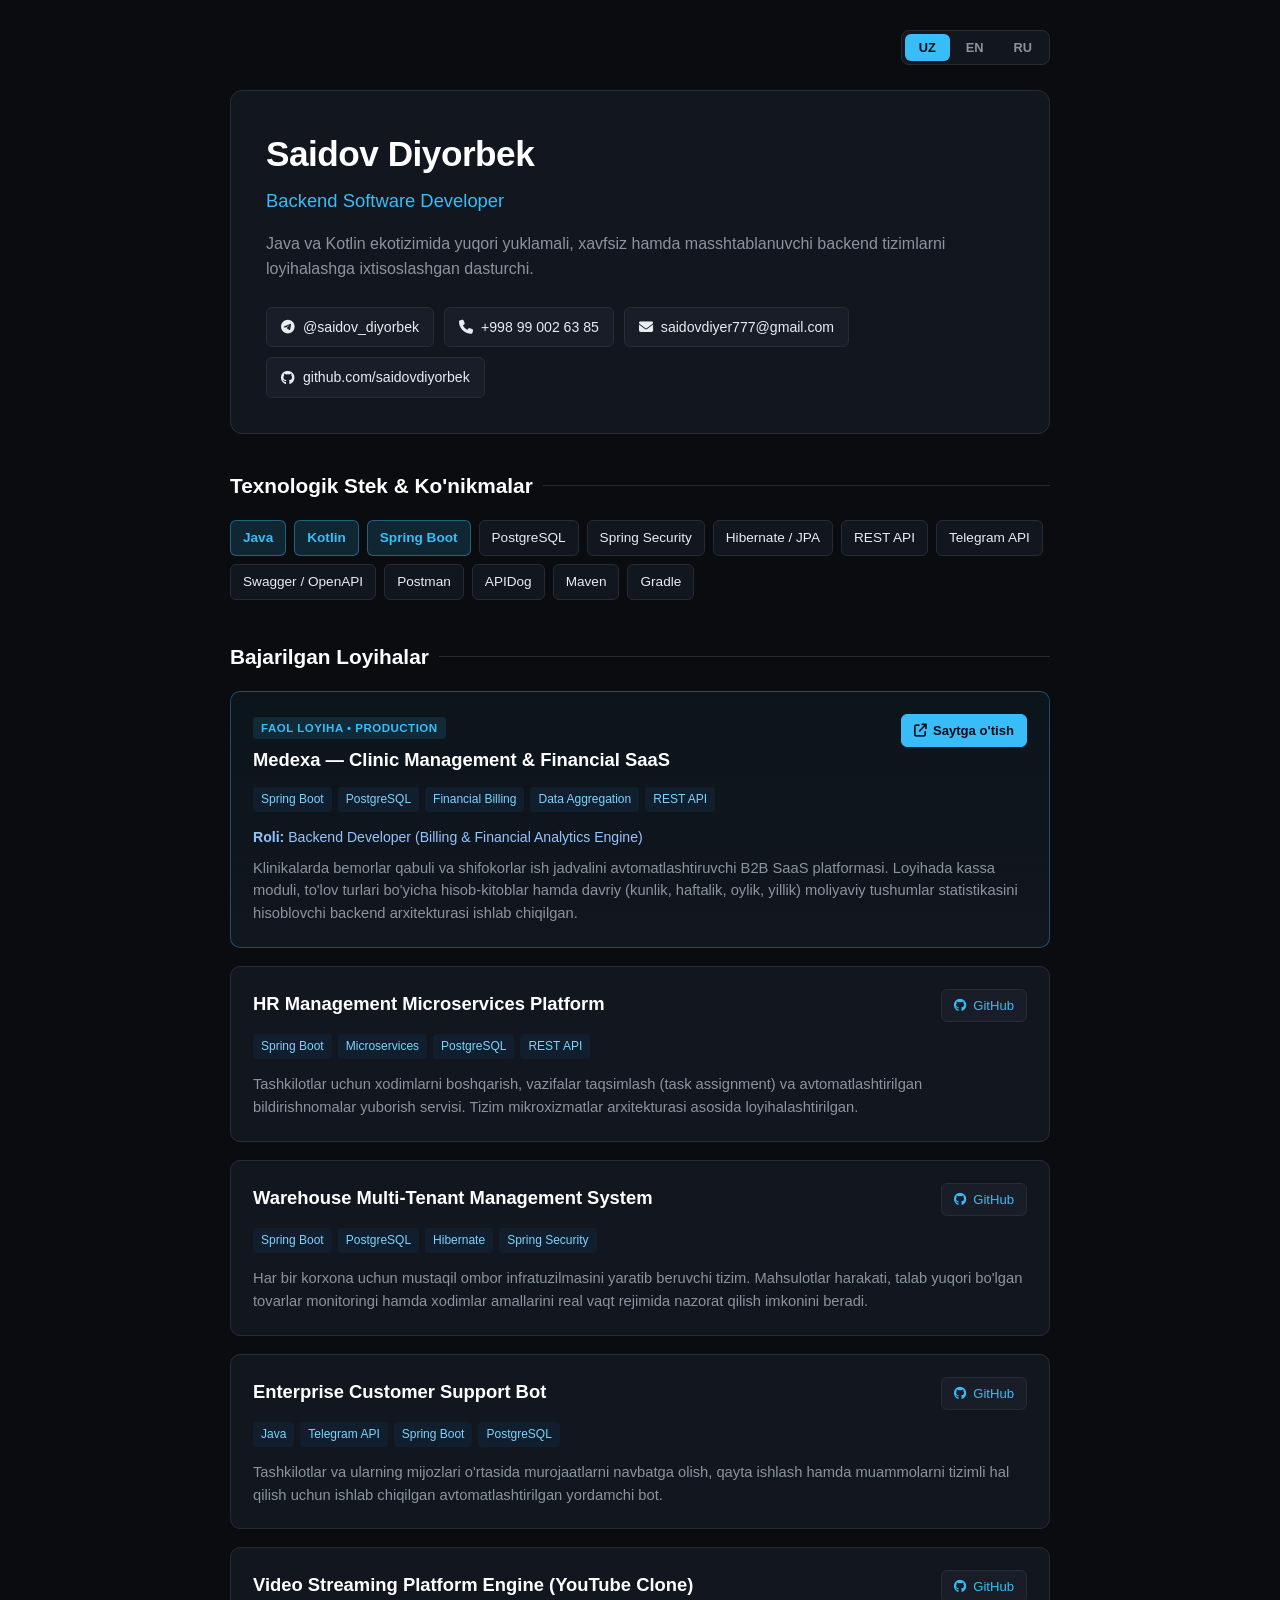
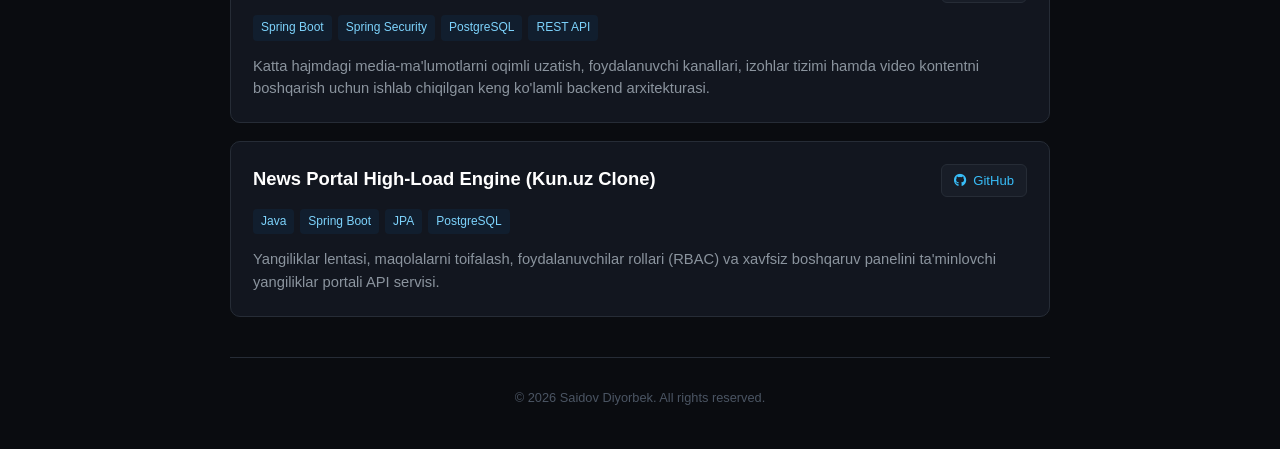
<file: index.html>
<!DOCTYPE html>
<html lang="uz">
<head>
  <meta charset="UTF-8">
  <meta name="viewport" content="width=device-width, initial-scale=1.0">
  <title>Saidov Diyorbek | Backend Developer</title>
  <link rel="stylesheet" href="style.css">
  <link rel="stylesheet" href="https://cdnjs.cloudflare.com/ajax/libs/font-awesome/6.5.1/css/all.min.css">
</head>
<body>
  <div class="container">
    <!-- Til almashtirish paneli -->
    <nav class="top-nav">
      <div class="lang-switch">
        <button class="lang-btn active" onclick="setLanguage('uz')">UZ</button>
        <button class="lang-btn" onclick="setLanguage('en')">EN</button>
        <button class="lang-btn" onclick="setLanguage('ru')">RU</button>
      </div>
    </nav>

    <!-- Header / Asosiy qism -->
    <header class="hero">
      <h1 class="name">Saidov Diyorbek</h1>
      <p class="role" data-i18n="hero_role">Backend Software Developer</p>
      <p class="summary" data-i18n="hero_summary">
        Java va Kotlin ekotizimida yuqori yuklamali, xavfsiz hamda masshtablanuvchi backend tizimlarni loyihalashga ixtisoslashgan dasturchi.
      </p>

      <div class="contact-grid">
        <a href="https://t.me/saidov_diyorbek" target="_blank" class="contact-pill">
          <i class="fa-brands fa-telegram"></i> @saidov_diyorbek
        </a>
        <a href="tel:+998990026385" class="contact-pill">
          <i class="fa-solid fa-phone"></i> +998 99 002 63 85
        </a>
        <a href="mailto:saidovdiyer777@gmail.com" class="contact-pill">
          <i class="fa-solid fa-envelope"></i> saidovdiyer777@gmail.com
        </a>
        <a href="https://github.com/saidovdiyorbek" target="_blank" class="contact-pill">
          <i class="fa-brands fa-github"></i> github.com/saidovdiyorbek
        </a>
      </div>
    </header>

    <!-- Ko'nikmalar / Skills -->
    <section class="section">
      <h2 class="section-title" data-i18n="skills_title">Texnologik Stek & Ko'nikmalar</h2>
      <div class="skills-wrapper">
        <span class="skill-tag highlight">Java</span>
        <span class="skill-tag highlight">Kotlin</span>
        <span class="skill-tag highlight">Spring Boot</span>
        <span class="skill-tag">PostgreSQL</span>
        <span class="skill-tag">Spring Security</span>
        <span class="skill-tag">Hibernate / JPA</span>
        <span class="skill-tag">REST API</span>
        <span class="skill-tag">Telegram API</span>
        <span class="skill-tag">Swagger / OpenAPI</span>
        <span class="skill-tag">Postman</span>
        <span class="skill-tag">APIDog</span>
        <span class="skill-tag">Maven</span>
        <span class="skill-tag">Gradle</span>
      </div>
    </section>

    <!-- Loyihalar / Projects -->
    <section class="section">
      <h2 class="section-title" data-i18n="projects_title">Bajarilgan Loyihalar</h2>
      
      <div class="projects-list">
        <!-- Project 1: Medexa (YANGI VA ASOSIY PRODUCTION LOYIHA) -->
        <article class="project-card featured">
          <div class="project-header">
            <div>
              <span class="featured-badge" data-i18n="featured_status">Faol Loyiha • Production</span>
              <h3>Medexa — Clinic Management & Financial SaaS</h3>
            </div>
            <a href="https://medexa.devpro.uz/" target="_blank" class="code-btn primary">
              <i class="fa-solid fa-arrow-up-right-from-square"></i> <span data-i18n="visit_site">Saytga o'tish</span>
            </a>
          </div>
          <div class="tags">
            <span class="badge">Spring Boot</span>
            <span class="badge">PostgreSQL</span>
            <span class="badge">Financial Billing</span>
            <span class="badge">Data Aggregation</span>
            <span class="badge">REST API</span>
          </div>
          <p class="role-desc"><strong>Roli:</strong> Backend Developer (Billing & Financial Analytics Engine)</p>
          <p class="description" data-i18n="medexa_desc">
            Klinikalarda bemorlar qabuli va shifokorlar ish jadvalini avtomatlashtiruvchi B2B SaaS platformasi. Loyihada kassa moduli, to'lov turlari bo'yicha hisob-kitoblar hamda davriy (kunlik, haftalik, oylik, yillik) moliyaviy tushumlar statistikasini hisoblovchi backend arxitekturasi ishlab chiqilgan.
          </p>
        </article>

        <!-- Project 2: HR Management -->
        <article class="project-card">
          <div class="project-header">
            <h3>HR Management Microservices Platform</h3>
            <a href="https://github.com/saidovdiyorbek/HR-management" target="_blank" class="code-btn">
              <i class="fa-brands fa-github"></i> GitHub
            </a>
          </div>
          <div class="tags">
            <span class="badge">Spring Boot</span>
            <span class="badge">Microservices</span>
            <span class="badge">PostgreSQL</span>
            <span class="badge">REST API</span>
          </div>
          <p class="description" data-i18n="hr_desc">
            Tashkilotlar uchun xodimlarni boshqarish, vazifalar taqsimlash (task assignment) va avtomatlashtirilgan bildirishnomalar yuborish servisi. Tizim mikroxizmatlar arxitekturasi asosida loyihalashtirilgan.
          </p>
        </article>

        <!-- Project 3: Warehouse -->
        <article class="project-card">
          <div class="project-header">
            <h3>Warehouse Multi-Tenant Management System</h3>
            <a href="https://github.com/saidovdiyorbek/warehouse_zero" target="_blank" class="code-btn">
              <i class="fa-brands fa-github"></i> GitHub
            </a>
          </div>
          <div class="tags">
            <span class="badge">Spring Boot</span>
            <span class="badge">PostgreSQL</span>
            <span class="badge">Hibernate</span>
            <span class="badge">Spring Security</span>
          </div>
          <p class="description" data-i18n="wh_desc">
            Har bir korxona uchun mustaqil ombor infratuzilmasini yaratib beruvchi tizim. Mahsulotlar harakati, talab yuqori bo'lgan tovarlar monitoringi hamda xodimlar amallarini real vaqt rejimida nazorat qilish imkonini beradi.
          </p>
        </article>

        <!-- Project 4: Support Bot -->
        <article class="project-card">
          <div class="project-header">
            <h3>Enterprise Customer Support Bot</h3>
            <a href="https://github.com/saidovdiyorbek/support_bot_zero-one" target="_blank" class="code-btn">
              <i class="fa-brands fa-github"></i> GitHub
            </a>
          </div>
          <div class="tags">
            <span class="badge">Java</span>
            <span class="badge">Telegram API</span>
            <span class="badge">Spring Boot</span>
            <span class="badge">PostgreSQL</span>
          </div>
          <p class="description" data-i18n="bot_desc">
            Tashkilotlar va ularning mijozlari o'rtasida murojaatlarni navbatga olish, qayta ishlash hamda muammolarni tizimli hal qilish uchun ishlab chiqilgan avtomatlashtirilgan yordamchi bot.
          </p>
        </article>

        <!-- Project 5: YouTube Clone -->
        <article class="project-card">
          <div class="project-header">
            <h3>Video Streaming Platform Engine (YouTube Clone)</h3>
            <a href="https://github.com/dostonsulaymon/youtube-backend" target="_blank" class="code-btn">
              <i class="fa-brands fa-github"></i> GitHub
            </a>
          </div>
          <div class="tags">
            <span class="badge">Spring Boot</span>
            <span class="badge">Spring Security</span>
            <span class="badge">PostgreSQL</span>
            <span class="badge">REST API</span>
          </div>
          <p class="description" data-i18n="yt_desc">
            Katta hajmdagi media-ma'lumotlarni oqimli uzatish, foydalanuvchi kanallari, izohlar tizimi hamda video kontentni boshqarish uchun ishlab chiqilgan keng ko'lamli backend arxitekturasi.
          </p>
        </article>

        <!-- Project 6: KunUz Clone -->
        <article class="project-card">
          <div class="project-header">
            <h3>News Portal High-Load Engine (Kun.uz Clone)</h3>
            <a href="https://github.com/saidovdiyorbek/kunUz" target="_blank" class="code-btn">
              <i class="fa-brands fa-github"></i> GitHub
            </a>
          </div>
          <div class="tags">
            <span class="badge">Java</span>
            <span class="badge">Spring Boot</span>
            <span class="badge">JPA</span>
            <span class="badge">PostgreSQL</span>
          </div>
          <p class="description" data-i18n="kun_desc">
            Yangiliklar lentasi, maqolalarni toifalash, foydalanuvchilar rollari (RBAC) va xavfsiz boshqaruv panelini ta'minlovchi yangiliklar portali API servisi.
          </p>
        </article>
      </div>
    </section>

    <!-- Footer -->
    <footer class="footer">
      <p>&copy; 2026 Saidov Diyorbek. All rights reserved.</p>
    </footer>
  </div>

  <script>
    const translations = {
      uz: {
        hero_role: "Backend Software Developer",
        hero_summary: "Java va Kotlin ekotizimida yuqori yuklamali, xavfsiz hamda masshtablanuvchi backend tizimlarni loyihalashga ixtisoslashgan dasturchi.",
        skills_title: "Texnologik Stek & Ko'nikmalar",
        projects_title: "Bajarilgan Loyihalar",
        featured_status: "Faol Loyiha • Production",
        visit_site: "Saytga o'tish",
        medexa_desc: "Klinikalarda bemorlar qabuli va shifokorlar ish jadvalini avtomatlashtiruvchi B2B SaaS platformasi. Loyihada kassa moduli, to'lov turlari bo'yicha hisob-kitoblar hamda davriy (kunlik, haftalik, oylik, yillik) moliyaviy tushumlar statistikasini hisoblovchi backend arxitekturasi ishlab chiqilgan.",
        hr_desc: "Tashkilotlar uchun xodimlarni boshqarish, vazifalar taqsimlash (task assignment) va avtomatlashtirilgan bildirishnomalar yuborish servisi. Tizim mikroxizmatlar arxitekturasi asosida loyihalashtirilgan.",
        wh_desc: "Har bir korxona uchun mustaqil ombor infratuzilmasini yaratib beruvchi tizim. Mahsulotlar harakati, talab yuqori bo'lgan tovarlar monitoringi hamda xodimlar amallarini real vaqt rejimida nazorat qilish imkonini beradi.",
        bot_desc: "Tashkilotlar va ularning mijozlari o'rtasida murojaatlarni navbatga olish, qayta ishlash hamda muammolarni tizimli hal qilish uchun ishlab chiqilgan avtomatlashtirilgan yordamchi bot.",
        yt_desc: "Katta hajmdagi media-ma'lumotlarni oqimli uzatish, foydalanuvchi kanallari, izohlar tizimi hamda video kontentni boshqarish uchun ishlab chiqilgan keng ko'lamli backend arxitekturasi.",
        kun_desc: "Yangiliklar lentasi, maqolalarni toifalash, foydalanuvchilar rollari (RBAC) va xavfsiz boshqaruv panelini ta'minlovchi yangiliklar portali API servisi."
      },
      en: {
        hero_role: "Backend Software Developer",
        hero_summary: "Specialized in designing robust, secure, and scalable backend architectures within the Java and Kotlin ecosystem.",
        skills_title: "Tech Stack & Skills",
        projects_title: "Featured Projects",
        featured_status: "Live Project • Production",
        visit_site: "Live Platform",
        medexa_desc: "B2B SaaS platform automating clinic appointment scheduling, doctor shifts, and revenue management. Engineered the core cashier module, payment gateway logic, and date-range financial reporting pipelines (daily, weekly, monthly, annual revenue metrics).",
        hr_desc: "Enterprise microservice platform designed for staff management, automated task assignment, and real-time notification dispatching.",
        wh_desc: "Multi-tenant inventory management system delivering end-to-end item tracking, real-time analytics on high-demand stock, and employee operations audit.",
        bot_desc: "Automated enterprise support bot built to streamline client interactions, queue management, and support ticket processing via Telegram.",
        yt_desc: "Scalable backend architecture for media streaming, channel administration, comment hierarchies, and secure video content management.",
        kun_desc: "High-throughput news publishing backend featuring multi-category feeds, RBAC authentication, and content administration APIs."
      },
      ru: {
        hero_role: "Backend-разработчик",
        hero_summary: "Специализируюсь на проектировании надежных, безопасных и масштабируемых бэкенд-систем в экосистеме Java и Kotlin.",
        skills_title: "Технологический стек",
        projects_title: "Реализованные проекты",
        featured_status: "Действующий проект • Production",
        visit_site: "Перейти на сайт",
        medexa_desc: "B2B SaaS-платформа автоматизации приема пациентов и расписания врачей в клиниках. Разработан модуль кассы, обработка различных типов оплат и движок расчета финансовой аналитики за произвольные периоды (день, неделя, месяц, год).",
        hr_desc: "Микросервисная платформа для управления персоналом, распределения задач и автоматической отправки уведомлений сотрудникам организаций.",
        wh_desc: "Мультитенантная система складского учета с онлайн-контролем оборота продукции, мониторингом ликвидных товаров и аудитом действий персонала.",
        bot_desc: "Корпоративный Telegram-бот для автоматизации поддержки клиентов, маршрутизации запросов и системного решения обращений.",
        yt_desc: "Масштабируемый бэкенд видеохостинга с поддержкой потоковой передачи данных, системой каналов, иерархических комментариев и модерации.",
        kun_desc: "API-сервис для новостного портала с поддержкой рубрикатора, ролевой модели доступа (RBAC) и панели администрирования публикаций."
      }
    };

    function setLanguage(lang) {
      document.querySelectorAll('.lang-btn').forEach(btn => {
        btn.classList.toggle('active', btn.textContent.toLowerCase() === lang);
      });

      document.querySelectorAll('[data-i18n]').forEach(el => {
        const key = el.getAttribute('data-i18n');
        if (translations[lang] && translations[lang][key]) {
          el.textContent = translations[lang][key];
        }
      });

      localStorage.setItem('preferred_lang', lang);
    }

    document.addEventListener('DOMContentLoaded', () => {
      const savedLang = localStorage.getItem('preferred_lang') || 'uz';
      setLanguage(savedLang);
    });
  </script>
</body>
</html>
</file>
<file: style.css>
:root {
  --bg-primary: #0a0c10;
  --bg-secondary: #12161f;
  --bg-card: #181d27;
  --text-main: #e6edf3;
  --text-muted: #8b949e;
  --accent: #38bdf8;
  --accent-glow: rgba(56, 189, 248, 0.15);
  --border: #262c36;
  --border-light: #30363d;
  --featured-border: rgba(56, 189, 248, 0.35);
}

* {
  box-sizing: border-box;
  margin: 0;
  padding: 0;
}

body {
  font-family: -apple-system, BlinkMacSystemFont, "Segoe UI", Roboto, Helvetica, Arial, sans-serif;
  background-color: var(--bg-primary);
  color: var(--text-main);
  line-height: 1.6;
  padding: 30px 15px;
}

.container {
  max-width: 820px;
  margin: 0 auto;
}

/* Til paneli */
.top-nav {
  display: flex;
  justify-content: flex-end;
  margin-bottom: 25px;
}

.lang-switch {
  display: flex;
  background: var(--bg-secondary);
  border: 1px solid var(--border);
  border-radius: 8px;
  padding: 3px;
  gap: 2px;
}

.lang-btn {
  background: transparent;
  border: none;
  color: var(--text-muted);
  font-size: 0.8rem;
  font-weight: 600;
  padding: 6px 14px;
  border-radius: 6px;
  cursor: pointer;
  transition: all 0.2s ease;
}

.lang-btn:hover {
  color: var(--text-main);
}

.lang-btn.active {
  background: var(--accent);
  color: #040d1a;
}

/* Hero Section */
.hero {
  background: var(--bg-secondary);
  border: 1px solid var(--border);
  border-radius: 12px;
  padding: 35px;
  margin-bottom: 35px;
}

.name {
  font-size: 2.2rem;
  font-weight: 700;
  color: #fff;
  letter-spacing: -0.5px;
}

.role {
  font-size: 1.15rem;
  color: var(--accent);
  font-weight: 500;
  margin-top: 4px;
  margin-bottom: 15px;
}

.summary {
  color: var(--text-muted);
  font-size: 1rem;
  margin-bottom: 25px;
  max-width: 680px;
}

.contact-grid {
  display: flex;
  flex-wrap: wrap;
  gap: 10px;
}

.contact-pill {
  display: inline-flex;
  align-items: center;
  gap: 8px;
  background: var(--bg-card);
  color: var(--text-main);
  text-decoration: none;
  font-size: 0.88rem;
  padding: 8px 14px;
  border-radius: 6px;
  border: 1px solid var(--border);
  transition: border-color 0.2s, background-color 0.2s;
}

.contact-pill:hover {
  border-color: var(--accent);
  background: var(--accent-glow);
}

/* Bo'limlar */
.section {
  margin-bottom: 40px;
}

.section-title {
  font-size: 1.3rem;
  font-weight: 600;
  color: #fff;
  margin-bottom: 18px;
  display: flex;
  align-items: center;
  gap: 10px;
}

.section-title::after {
  content: "";
  flex: 1;
  height: 1px;
  background: var(--border);
}

/* Skills */
.skills-wrapper {
  display: flex;
  flex-wrap: wrap;
  gap: 8px;
}

.skill-tag {
  background: var(--bg-secondary);
  border: 1px solid var(--border);
  color: var(--text-main);
  font-size: 0.85rem;
  padding: 6px 12px;
  border-radius: 6px;
}

.skill-tag.highlight {
  border-color: rgba(56, 189, 248, 0.4);
  background: var(--accent-glow);
  color: var(--accent);
  font-weight: 600;
}

/* Loyihalar */
.projects-list {
  display: flex;
  flex-direction: column;
  gap: 18px;
}

.project-card {
  background: var(--bg-secondary);
  border: 1px solid var(--border);
  border-radius: 10px;
  padding: 22px;
  transition: transform 0.15s ease, border-color 0.2s ease;
}

.project-card:hover {
  border-color: var(--border-light);
  transform: translateY(-2px);
}

/* Featured Project Styling */
.project-card.featured {
  border-color: var(--featured-border);
  background: linear-gradient(180deg, rgba(56, 189, 248, 0.05) 0%, var(--bg-secondary) 100%);
}

.featured-badge {
  display: inline-block;
  font-size: 0.72rem;
  font-weight: 600;
  text-transform: uppercase;
  letter-spacing: 0.5px;
  color: #38bdf8;
  background: rgba(56, 189, 248, 0.12);
  padding: 2px 8px;
  border-radius: 4px;
  margin-bottom: 6px;
}

.role-desc {
  font-size: 0.88rem;
  color: #93c5fd;
  margin-bottom: 8px;
}

.project-header {
  display: flex;
  justify-content: space-between;
  align-items: flex-start;
  gap: 15px;
  margin-bottom: 12px;
}

.project-header h3 {
  font-size: 1.15rem;
  color: #fff;
  font-weight: 600;
}

.code-btn {
  display: inline-flex;
  align-items: center;
  gap: 6px;
  background: var(--bg-card);
  border: 1px solid var(--border);
  color: var(--accent);
  text-decoration: none;
  font-size: 0.82rem;
  padding: 5px 12px;
  border-radius: 6px;
  white-space: nowrap;
  transition: all 0.2s;
}

.code-btn.primary {
  background: var(--accent);
  color: #040d1a;
  font-weight: 600;
  border-color: var(--accent);
}

.code-btn.primary:hover {
  background: #7dd3fc;
}

.code-btn:hover {
  background: var(--accent);
  color: #040d1a;
}

.tags {
  display: flex;
  flex-wrap: wrap;
  gap: 6px;
  margin-bottom: 14px;
}

.badge {
  background: #111e2e;
  color: #7dd3fc;
  font-size: 0.75rem;
  font-weight: 500;
  padding: 3px 8px;
  border-radius: 4px;
}

.description {
  font-size: 0.92rem;
  color: var(--text-muted);
  line-height: 1.55;
}

/* Footer */
.footer {
  text-align: center;
  padding: 30px 0 10px;
  color: #4b5563;
  font-size: 0.8rem;
  border-top: 1px solid var(--border);
}

@media (max-width: 600px) {
  .hero {
    padding: 22px;
  }
  .project-header {
    flex-direction: column;
    align-items: flex-start;
  }
}
</file>
